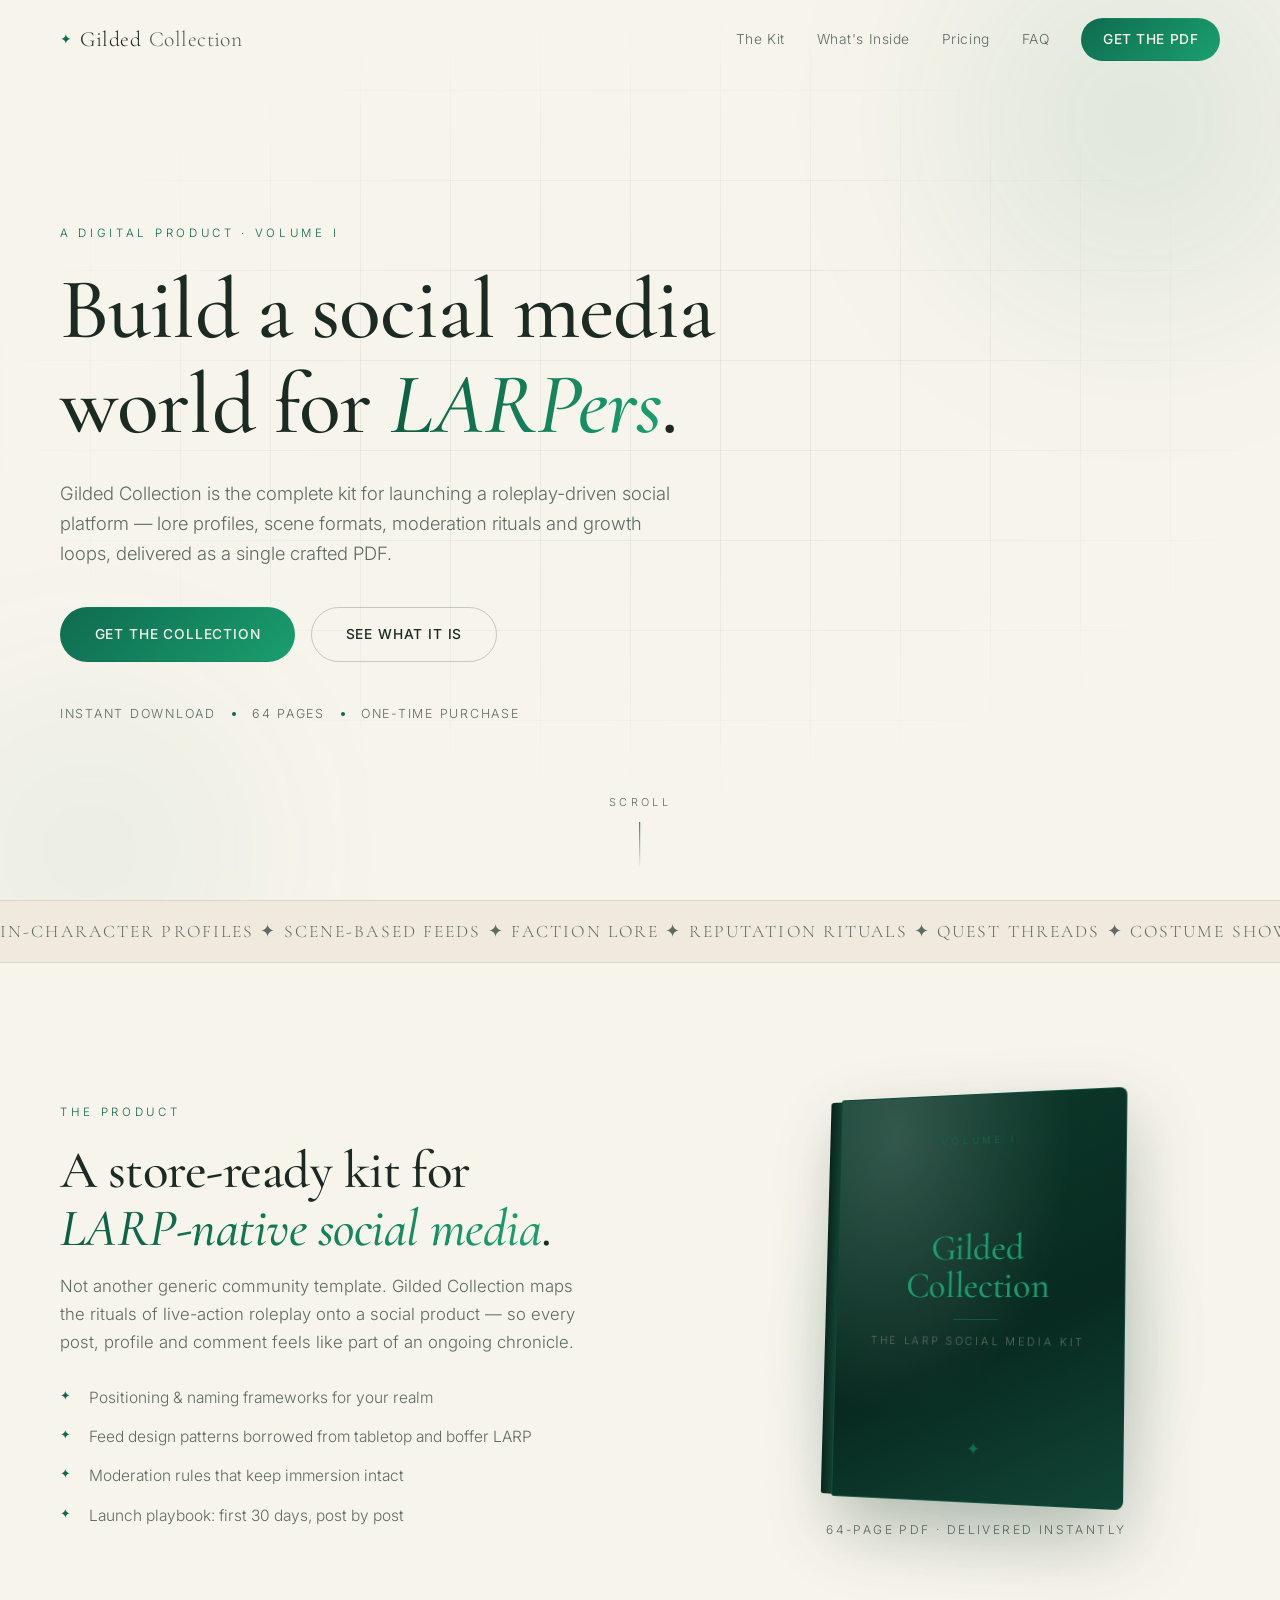
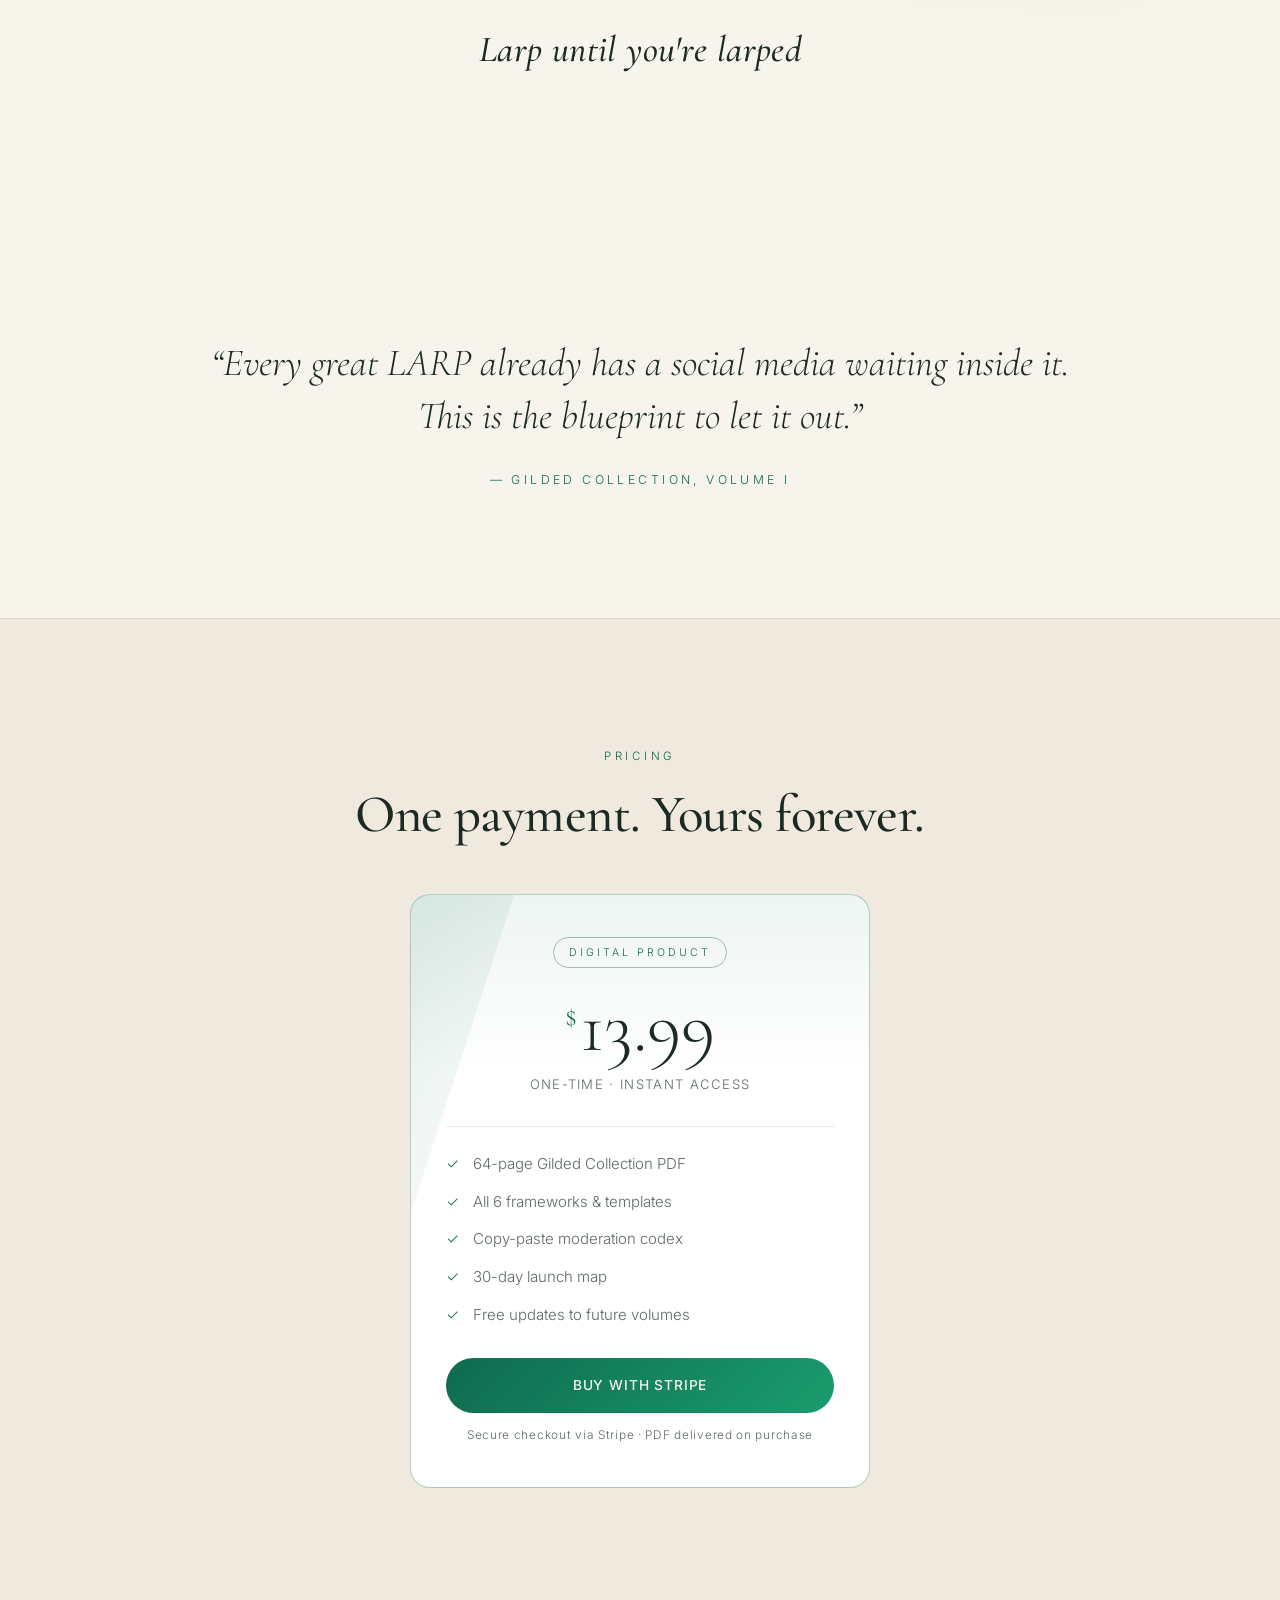
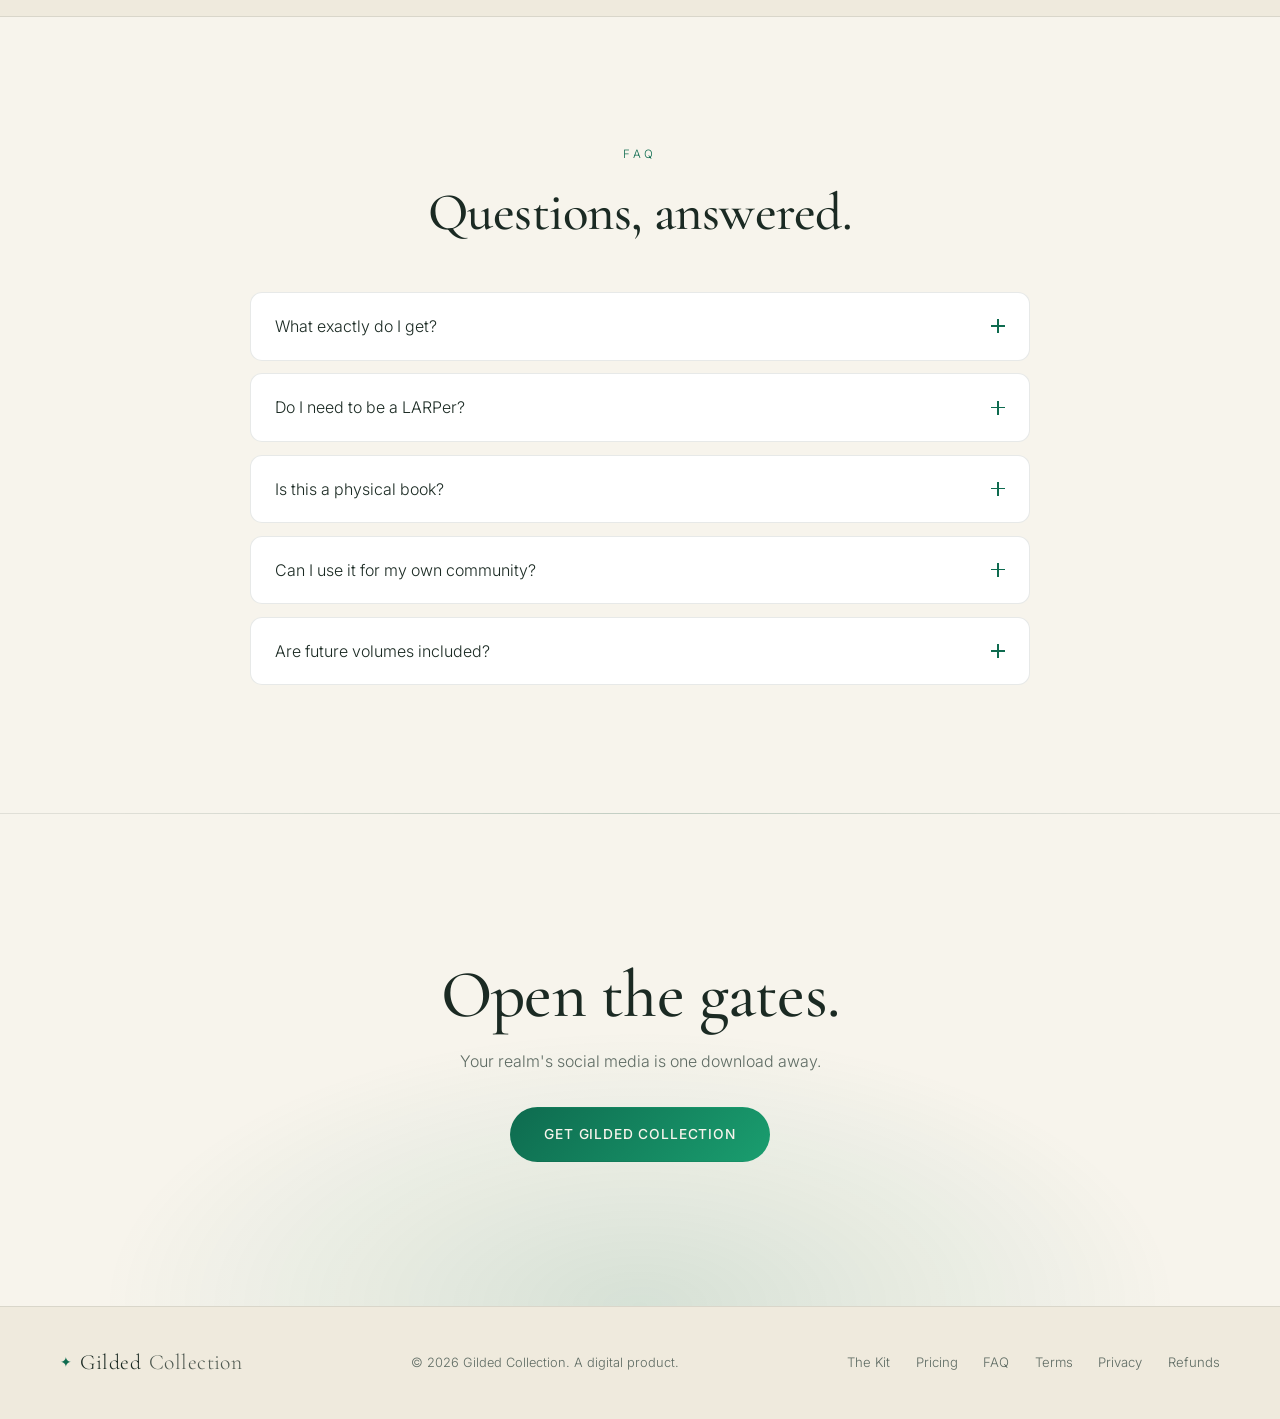
<file: gilded-collection/index.html>
<!DOCTYPE html>
<html lang="en">
<head>
  <meta charset="UTF-8" />
  <meta name="viewport" content="width=device-width, initial-scale=1.0" />
  <title>Gilded Collection — The LARP Social Media Kit</title>
  <meta name="description" content="Gilded Collection is a digital product for creators who want a social media world built around LARPing. Guides, templates and frameworks — instant PDF download." />
  <link rel="preconnect" href="https://fonts.googleapis.com" />
  <link rel="preconnect" href="https://fonts.gstatic.com" crossorigin />
  <link href="https://fonts.googleapis.com/css2?family=Cormorant+Garamond:ital,wght@0,400;0,500;0,600;1,400&family=Inter:wght@300;400;500;600&display=swap" rel="stylesheet" />
  <link rel="stylesheet" href="styles.css" />
</head>
<body>
  <!-- Cursor glow -->
  <div class="cursor-glow" aria-hidden="true"></div>

  <!-- Scroll progress -->
  <div class="scroll-progress" aria-hidden="true"></div>

  <!-- Navigation -->
  <header class="nav" id="nav">
    <div class="container nav__inner">
      <a href="#top" class="nav__logo">
        <span class="nav__mark" aria-hidden="true">✦</span>
        Gilded<span class="thin">Collection</span>
      </a>

      <nav class="nav__links" id="navLinks" aria-label="Primary">
        <a href="#product">The Kit</a>
        <a href="#product">What's Inside</a>
        <a href="#pricing">Pricing</a>
        <a href="#faq">FAQ</a>
        <a href="#pricing" class="btn btn--small btn--accent nav__cta">Get the PDF</a>
      </nav>

      <button class="nav__toggle" id="navToggle" aria-label="Toggle menu" aria-expanded="false">
        <span></span><span></span>
      </button>
    </div>
  </header>

  <main id="top">
    <!-- Hero -->
    <section class="hero">
      <div class="hero__bg" aria-hidden="true">
        <div class="orb orb--1"></div>
        <div class="orb orb--2"></div>
        <div class="grid-lines"></div>
      </div>

      <div class="container hero__content">
        <p class="eyebrow reveal">A digital product · Volume I</p>
        <h1 class="hero__title">
          <span class="line reveal">Build a social media</span>
          <span class="line reveal delay-1">world for <em class="gilded">LARPers</em>.</span>
        </h1>
        <p class="hero__sub reveal delay-2">
          Gilded Collection is the complete kit for launching a roleplay-driven social
          platform — lore profiles, scene formats, moderation rituals and growth loops,
          delivered as a single crafted PDF.
        </p>
        <div class="hero__actions reveal delay-3">
          <a href="#pricing" class="btn btn--accent" data-stripe>Get the Collection</a>
          <a href="#product" class="btn btn--ghost">See what it is</a>
        </div>
        <div class="hero__meta reveal delay-4">
          <span>Instant download</span>
          <span class="dot" aria-hidden="true"></span>
          <span>64 pages</span>
          <span class="dot" aria-hidden="true"></span>
          <span>One-time purchase</span>
        </div>
      </div>

      <div class="hero__scroll" aria-hidden="true">
        <span>scroll</span>
        <i></i>
      </div>
    </section>

    <!-- Marquee -->
    <div class="marquee" aria-hidden="true">
      <div class="marquee__track">
        <span>In-character profiles ✦ Scene-based feeds ✦ Faction lore ✦ Reputation rituals ✦ Quest threads ✦ Costume showcases ✦ World-building prompts ✦</span>
        <span>In-character profiles ✦ Scene-based feeds ✦ Faction lore ✦ Reputation rituals ✦ Quest threads ✦ Costume showcases ✦ World-building prompts ✦</span>
      </div>
    </div>

    <!-- Product -->
    <section class="section" id="product">
      <div class="container split">
        <div class="split__text">
          <p class="eyebrow reveal">The product</p>
          <h2 class="reveal delay-1">A store-ready kit for<br /><em class="gilded">LARP-native social media</em>.</h2>
          <p class="lead reveal delay-2">
            Not another generic community template. Gilded Collection maps the rituals of
            live-action roleplay onto a social product — so every post, profile and
            comment feels like part of an ongoing chronicle.
          </p>
          <ul class="checklist reveal delay-3">
            <li>Positioning &amp; naming frameworks for your realm</li>
            <li>Feed design patterns borrowed from tabletop and boffer LARP</li>
            <li>Moderation rules that keep immersion intact</li>
            <li>Launch playbook: first 30 days, post by post</li>
          </ul>
        </div>

        <div class="split__visual reveal delay-2">
          <div class="book" data-tilt>
            <div class="book__spine"></div>
            <div class="book__cover">
              <span class="book__volume">Volume I</span>
              <h3>Gilded<br />Collection</h3>
              <div class="book__rule"></div>
              <p>The LARP Social Media Kit</p>
              <span class="book__mark">✦</span>
            </div>
            <div class="book__glow"></div>
          </div>
          <p class="book__caption">64-page PDF · delivered instantly</p>
        </div>
      </div>

      <div class="container">
        <p class="closing reveal"><span class="closing__sr">Larp until you're larped</span><span class="closing__letters" aria-hidden="true"><span style="--i:0">L</span><span style="--i:1">a</span><span style="--i:2">r</span><span style="--i:3">p</span> <span style="--i:4">u</span><span style="--i:5">n</span><span style="--i:6">t</span><span style="--i:7">i</span><span style="--i:8">l</span> <span style="--i:9">y</span><span style="--i:10">o</span><span style="--i:11">u</span><span style="--i:12">'</span><span style="--i:13">r</span><span style="--i:14">e</span> <span style="--i:15">l</span><span style="--i:16">a</span><span style="--i:17">r</span><span style="--i:18">p</span><span style="--i:19">e</span><span style="--i:20">d</span></span></p>
      </div>
    </section>

    <!-- Quote -->
    <section class="section quote-section">
      <div class="container">
        <blockquote class="reveal">
          <p>“Every great LARP already has a social media waiting inside it.<br />This is the blueprint to let it out.”</p>
          <cite>— Gilded Collection, Volume I</cite>
        </blockquote>
      </div>
    </section>

    <!-- Pricing -->
    <section class="section section--alt" id="pricing">
      <div class="container">
        <div class="section__head center">
          <p class="eyebrow reveal">Pricing</p>
          <h2 class="reveal delay-1">One payment. Yours forever.</h2>
        </div>

        <div class="price-card reveal delay-1">
          <div class="price-card__top">
            <span class="price-card__tag">Digital product</span>
            <div class="price-card__amount">
              <span class="currency">$</span><span class="value" id="priceValue">13.99</span>
            </div>
            <p class="price-card__note">one-time · instant access</p>
          </div>

          <ul class="price-card__list">
            <li>64-page Gilded Collection PDF</li>
            <li>All 6 frameworks &amp; templates</li>
            <li>Copy-paste moderation codex</li>
            <li>30-day launch map</li>
            <li>Free updates to future volumes</li>
          </ul>

          <a href="#" class="btn btn--accent btn--block" data-stripe>Buy with Stripe</a>
          <p class="price-card__fine">Secure checkout via Stripe · PDF delivered on purchase</p>
        </div>
      </div>
    </section>

    <!-- FAQ -->
    <section class="section" id="faq">
      <div class="container narrow">
        <div class="section__head center">
          <p class="eyebrow reveal">FAQ</p>
          <h2 class="reveal delay-1">Questions, answered.</h2>
        </div>

        <div class="faq reveal delay-1">
          <details class="faq__item">
            <summary>What exactly do I get?<span class="faq__icon" aria-hidden="true"></span></summary>
            <p>A single 64-page PDF containing every framework, template and playbook in the Gilded Collection. Delivered instantly after checkout.</p>
          </details>
          <details class="faq__item">
            <summary>Do I need to be a LARPer?<span class="faq__icon" aria-hidden="true"></span></summary>
            <p>No. It's built for anyone who wants a social media product rooted in LARP culture — organizers, creators and founders alike.</p>
          </details>
          <details class="faq__item">
            <summary>Is this a physical book?<span class="faq__icon" aria-hidden="true"></span></summary>
            <p>No — Gilded Collection is a digital product. Nothing ships; you download the PDF right after purchasing.</p>
          </details>
          <details class="faq__item">
            <summary>Can I use it for my own community?<span class="faq__icon" aria-hidden="true"></span></summary>
            <p>Yes. Your purchase includes a personal and commercial use license for running your own LARP-based social product.</p>
          </details>
          <details class="faq__item">
            <summary>Are future volumes included?<span class="faq__icon" aria-hidden="true"></span></summary>
            <p>Updates to Volume I are free. Future volumes will be offered at a discount to existing holders.</p>
          </details>
        </div>
      </div>
    </section>

    <!-- CTA -->
    <section class="cta">
      <div class="container center">
        <h2 class="reveal">Open the gates.</h2>
        <p class="reveal delay-1">Your realm's social media is one download away.</p>
        <a href="#pricing" class="btn btn--accent reveal delay-2" data-stripe>Get Gilded Collection</a>
      </div>
    </section>
  </main>

  <footer class="footer">
    <div class="container footer__inner">
      <a href="#top" class="nav__logo"><span class="nav__mark">✦</span> Gilded<span class="thin">Collection</span></a>
      <p class="footer__copy">© <span id="year"></span> Gilded Collection. A digital product.</p>
      <div class="footer__links">
        <a href="#product">The Kit</a>
        <a href="#pricing">Pricing</a>
        <a href="#faq">FAQ</a>
        <a href="terms.html">Terms</a>
        <a href="privacy-policy.html">Privacy</a>
        <a href="refund-policy.html">Refunds</a>
      </div>
    </div>
  </footer>

  <!-- Toast -->
  <div class="toast" id="toast" role="status" aria-live="polite"></div>

  <script src="script.js"></script>
</body>
</html>
</file>
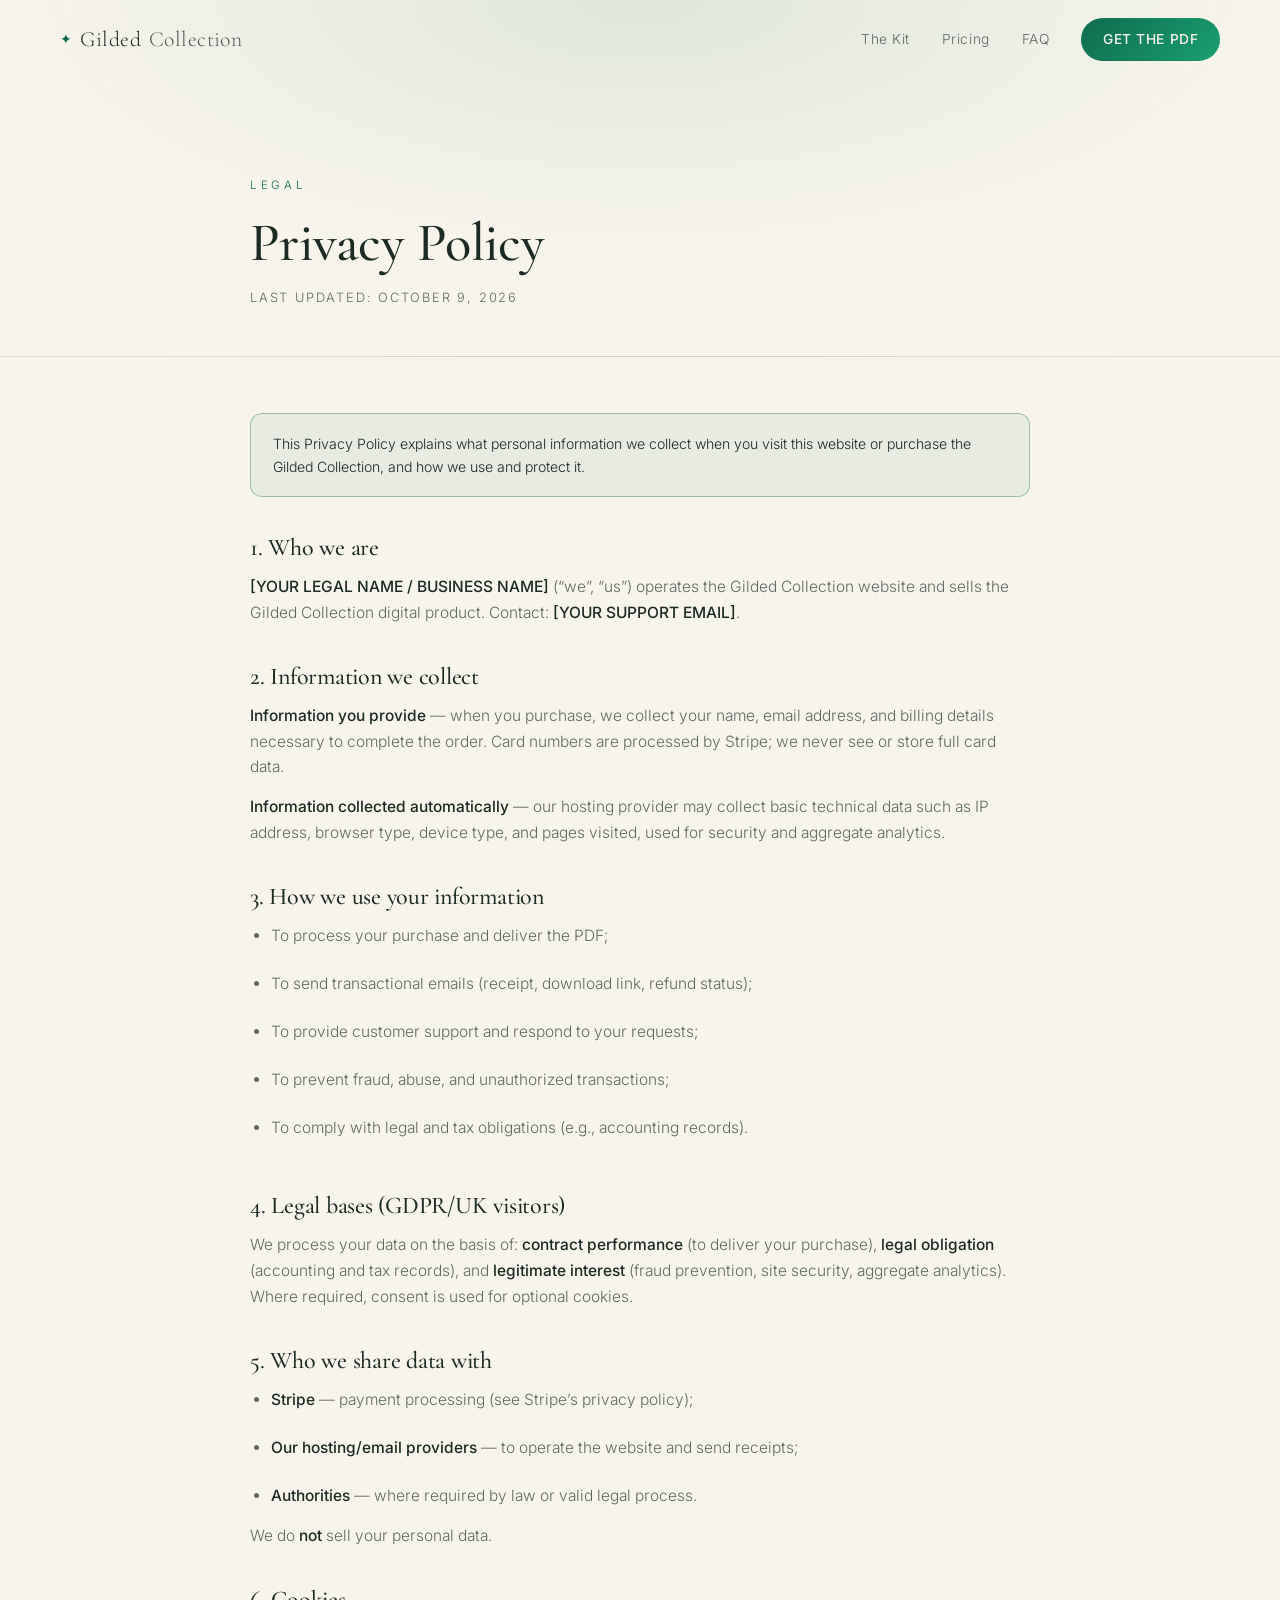
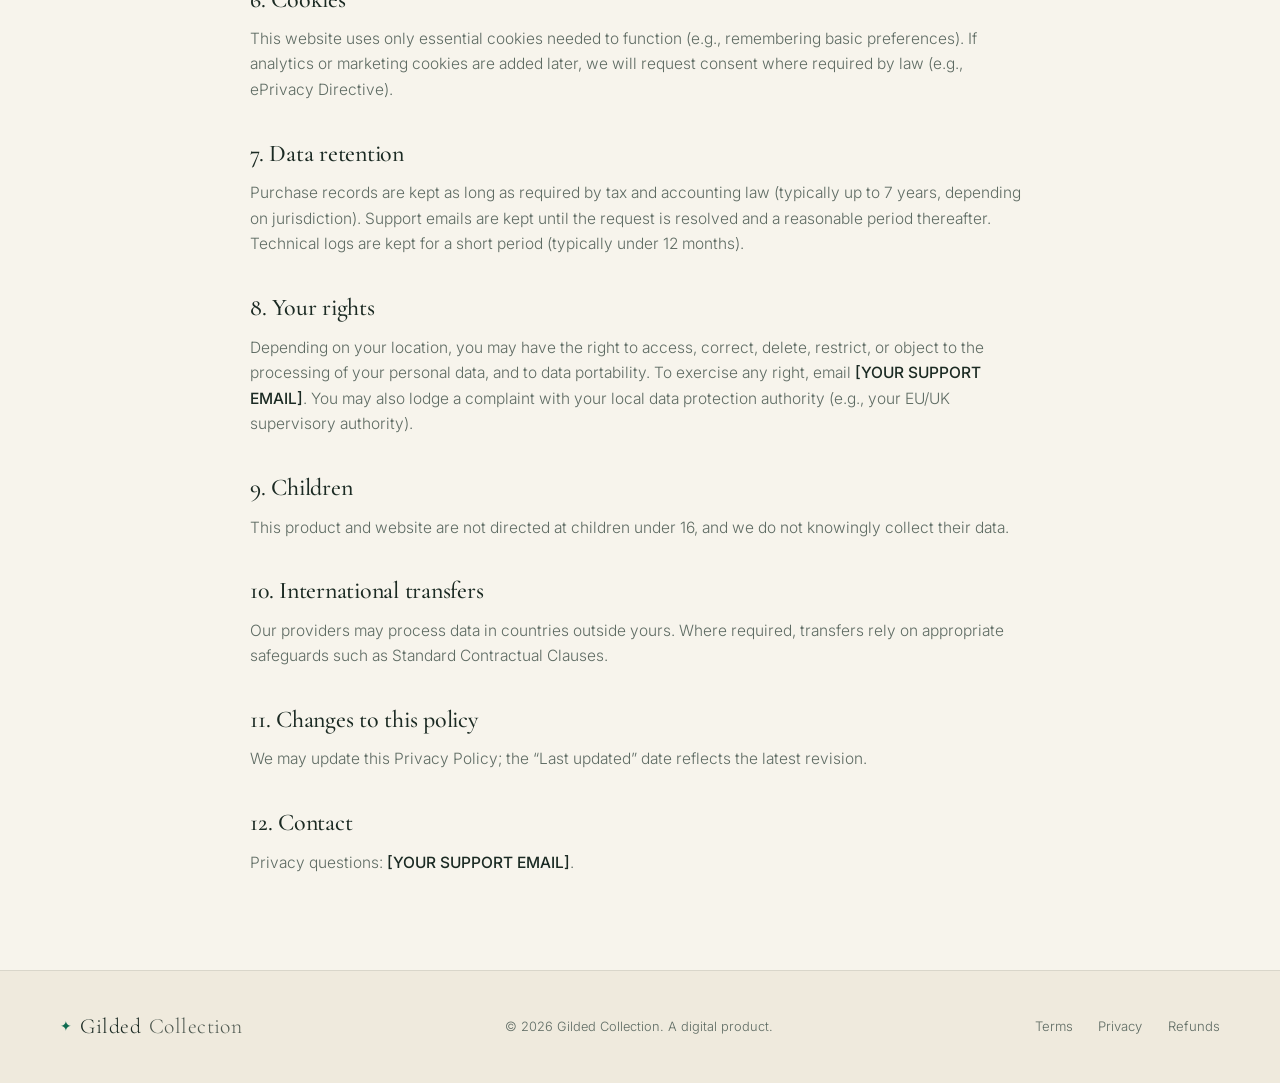
<file: gilded-collection/privacy-policy.html>
<!DOCTYPE html>
<html lang="en">
<head>
  <meta charset="UTF-8" />
  <meta name="viewport" content="width=device-width, initial-scale=1.0" />
  <title>Privacy Policy — Gilded Collection</title>
  <meta name="description" content="Privacy policy for the Gilded Collection digital product." />
  <link rel="preconnect" href="https://fonts.googleapis.com" />
  <link rel="preconnect" href="https://fonts.gstatic.com" crossorigin />
  <link href="https://fonts.googleapis.com/css2?family=Cormorant+Garamond:ital,wght@0,400;0,500;0,600;1,400&family=Inter:wght@300;400;500;600&display=swap" rel="stylesheet" />
  <link rel="stylesheet" href="styles.css" />
</head>
<body>
  <div class="scroll-progress" aria-hidden="true"></div>

  <header class="nav scrolled" id="nav">
    <div class="container nav__inner">
      <a href="index.html" class="nav__logo"><span class="nav__mark" aria-hidden="true">✦</span> Gilded<span class="thin">Collection</span></a>
      <nav class="nav__links" aria-label="Primary">
        <a href="index.html#product">The Kit</a>
        <a href="index.html#pricing">Pricing</a>
        <a href="index.html#faq">FAQ</a>
        <a href="index.html#pricing" class="btn btn--small btn--accent nav__cta">Get the PDF</a>
      </nav>
    </div>
  </header>

  <main>
    <section class="legal-hero">
      <div class="container narrow">
        <p class="eyebrow">Legal</p>
        <h1>Privacy Policy</h1>
        <p class="updated">Last updated: October 9, 2026</p>
      </div>
    </section>

    <section class="legal">
      <div class="container narrow">
        <div class="notice">
          This Privacy Policy explains what personal information we collect when you visit this website or purchase the Gilded Collection, and how we use and protect it.
        </div>

        <h2>1. Who we are</h2>
        <p><strong>[YOUR LEGAL NAME / BUSINESS NAME]</strong> (“we”, “us”) operates the Gilded Collection website and sells the Gilded Collection digital product. Contact: <strong>[YOUR SUPPORT EMAIL]</strong>.</p>

        <h2>2. Information we collect</h2>
        <p><strong>Information you provide</strong> — when you purchase, we collect your name, email address, and billing details necessary to complete the order. Card numbers are processed by Stripe; we never see or store full card data.</p>
        <p><strong>Information collected automatically</strong> — our hosting provider may collect basic technical data such as IP address, browser type, device type, and pages visited, used for security and aggregate analytics.</p>

        <h2>3. How we use your information</h2>
        <ul>
          <li>To process your purchase and deliver the PDF;</li>
          <li>To send transactional emails (receipt, download link, refund status);</li>
          <li>To provide customer support and respond to your requests;</li>
          <li>To prevent fraud, abuse, and unauthorized transactions;</li>
          <li>To comply with legal and tax obligations (e.g., accounting records).</li>
        </ul>

        <h2>4. Legal bases (GDPR/UK visitors)</h2>
        <p>We process your data on the basis of: <strong>contract performance</strong> (to deliver your purchase), <strong>legal obligation</strong> (accounting and tax records), and <strong>legitimate interest</strong> (fraud prevention, site security, aggregate analytics). Where required, consent is used for optional cookies.</p>

        <h2>5. Who we share data with</h2>
        <ul>
          <li><strong>Stripe</strong> — payment processing (see Stripe’s privacy policy);</li>
          <li><strong>Our hosting/email providers</strong> — to operate the website and send receipts;</li>
          <li><strong>Authorities</strong> — where required by law or valid legal process.</li>
        </ul>
        <p>We do <strong>not</strong> sell your personal data.</p>

        <h2>6. Cookies</h2>
        <p>This website uses only essential cookies needed to function (e.g., remembering basic preferences). If analytics or marketing cookies are added later, we will request consent where required by law (e.g., ePrivacy Directive).</p>

        <h2>7. Data retention</h2>
        <p>Purchase records are kept as long as required by tax and accounting law (typically up to 7 years, depending on jurisdiction). Support emails are kept until the request is resolved and a reasonable period thereafter. Technical logs are kept for a short period (typically under 12 months).</p>

        <h2>8. Your rights</h2>
        <p>Depending on your location, you may have the right to access, correct, delete, restrict, or object to the processing of your personal data, and to data portability. To exercise any right, email <strong>[YOUR SUPPORT EMAIL]</strong>. You may also lodge a complaint with your local data protection authority (e.g., your EU/UK supervisory authority).</p>

        <h2>9. Children</h2>
        <p>This product and website are not directed at children under 16, and we do not knowingly collect their data.</p>

        <h2>10. International transfers</h2>
        <p>Our providers may process data in countries outside yours. Where required, transfers rely on appropriate safeguards such as Standard Contractual Clauses.</p>

        <h2>11. Changes to this policy</h2>
        <p>We may update this Privacy Policy; the “Last updated” date reflects the latest revision.</p>

        <h2>12. Contact</h2>
        <p>Privacy questions: <strong>[YOUR SUPPORT EMAIL]</strong>.</p>
      </div>
    </section>
  </main>

  <footer class="footer">
    <div class="container footer__inner">
      <a href="index.html" class="nav__logo"><span class="nav__mark">✦</span> Gilded<span class="thin">Collection</span></a>
      <p class="footer__copy">© <span id="year"></span> Gilded Collection. A digital product.</p>
      <div class="footer__links">
        <a href="terms.html">Terms</a>
        <a href="privacy-policy.html">Privacy</a>
        <a href="refund-policy.html">Refunds</a>
      </div>
    </div>
  </footer>

  <script src="script.js"></script>
</body>
</html>
</file>
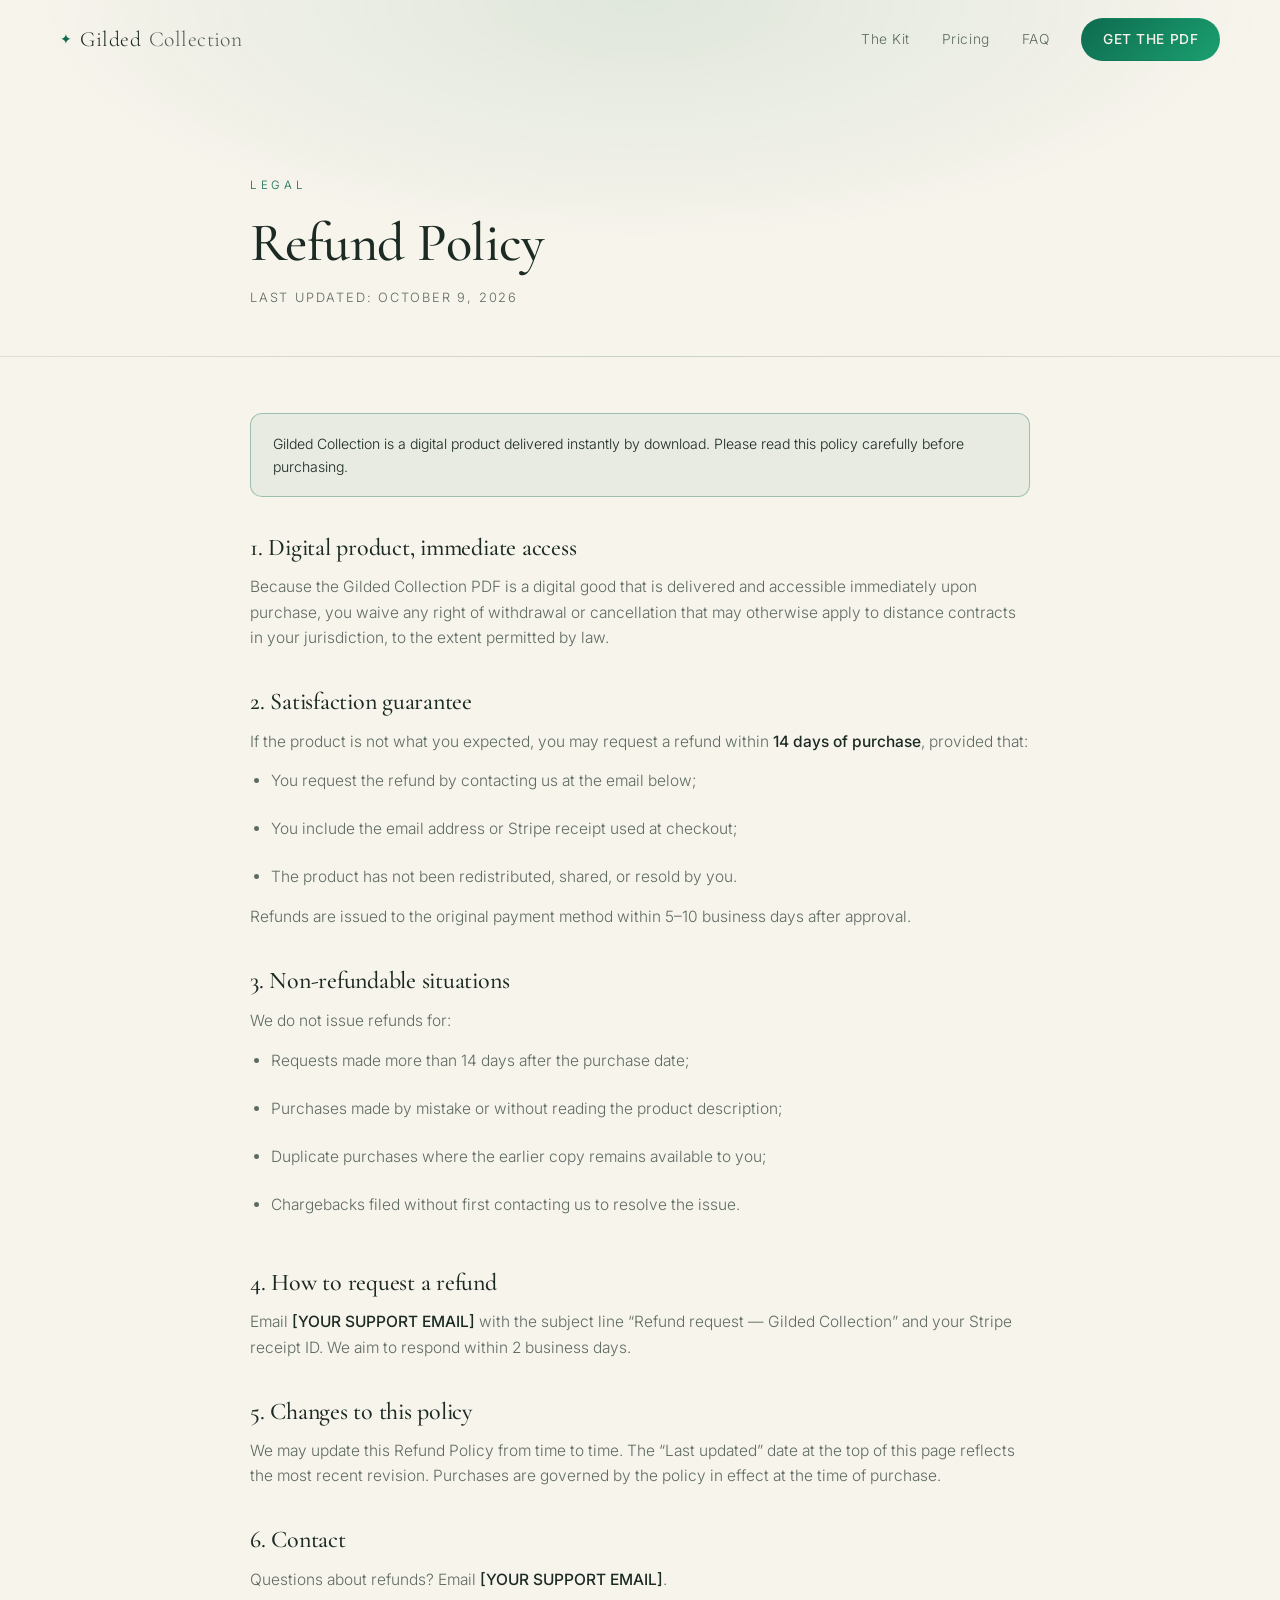
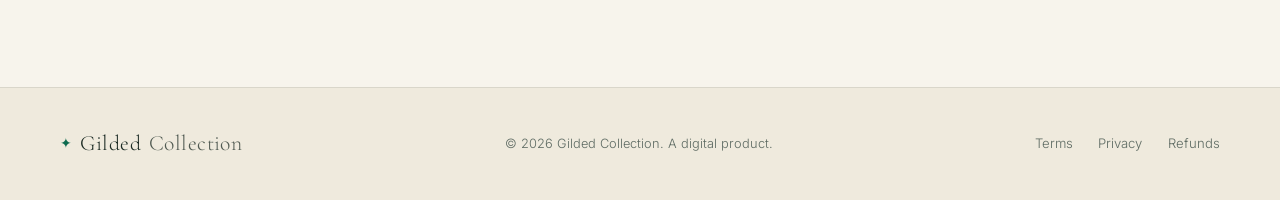
<file: gilded-collection/refund-policy.html>
<!DOCTYPE html>
<html lang="en">
<head>
  <meta charset="UTF-8" />
  <meta name="viewport" content="width=device-width, initial-scale=1.0" />
  <title>Refund Policy — Gilded Collection</title>
  <meta name="description" content="Refund policy for the Gilded Collection digital product." />
  <link rel="preconnect" href="https://fonts.googleapis.com" />
  <link rel="preconnect" href="https://fonts.gstatic.com" crossorigin />
  <link href="https://fonts.googleapis.com/css2?family=Cormorant+Garamond:ital,wght@0,400;0,500;0,600;1,400&family=Inter:wght@300;400;500;600&display=swap" rel="stylesheet" />
  <link rel="stylesheet" href="styles.css" />
</head>
<body>
  <div class="scroll-progress" aria-hidden="true"></div>

  <header class="nav scrolled" id="nav">
    <div class="container nav__inner">
      <a href="index.html" class="nav__logo"><span class="nav__mark" aria-hidden="true">✦</span> Gilded<span class="thin">Collection</span></a>
      <nav class="nav__links" aria-label="Primary">
        <a href="index.html#product">The Kit</a>
        <a href="index.html#pricing">Pricing</a>
        <a href="index.html#faq">FAQ</a>
        <a href="index.html#pricing" class="btn btn--small btn--accent nav__cta">Get the PDF</a>
      </nav>
    </div>
  </header>

  <main>
    <section class="legal-hero">
      <div class="container narrow">
        <p class="eyebrow">Legal</p>
        <h1>Refund Policy</h1>
        <p class="updated">Last updated: October 9, 2026</p>
      </div>
    </section>

    <section class="legal">
      <div class="container narrow">
        <div class="notice">
          Gilded Collection is a digital product delivered instantly by download. Please read this policy carefully before purchasing.
        </div>

        <h2>1. Digital product, immediate access</h2>
        <p>Because the Gilded Collection PDF is a digital good that is delivered and accessible immediately upon purchase, you waive any right of withdrawal or cancellation that may otherwise apply to distance contracts in your jurisdiction, to the extent permitted by law.</p>

        <h2>2. Satisfaction guarantee</h2>
        <p>If the product is not what you expected, you may request a refund within <strong>14 days of purchase</strong>, provided that:</p>
        <ul>
          <li>You request the refund by contacting us at the email below;</li>
          <li>You include the email address or Stripe receipt used at checkout;</li>
          <li>The product has not been redistributed, shared, or resold by you.</li>
        </ul>
        <p>Refunds are issued to the original payment method within 5–10 business days after approval.</p>

        <h2>3. Non-refundable situations</h2>
        <p>We do not issue refunds for:</p>
        <ul>
          <li>Requests made more than 14 days after the purchase date;</li>
          <li>Purchases made by mistake or without reading the product description;</li>
          <li>Duplicate purchases where the earlier copy remains available to you;</li>
          <li>Chargebacks filed without first contacting us to resolve the issue.</li>
        </ul>

        <h2>4. How to request a refund</h2>
        <p>Email <strong>[YOUR SUPPORT EMAIL]</strong> with the subject line “Refund request — Gilded Collection” and your Stripe receipt ID. We aim to respond within 2 business days.</p>

        <h2>5. Changes to this policy</h2>
        <p>We may update this Refund Policy from time to time. The “Last updated” date at the top of this page reflects the most recent revision. Purchases are governed by the policy in effect at the time of purchase.</p>

        <h2>6. Contact</h2>
        <p>Questions about refunds? Email <strong>[YOUR SUPPORT EMAIL]</strong>.</p>
      </div>
    </section>
  </main>

  <footer class="footer">
    <div class="container footer__inner">
      <a href="index.html" class="nav__logo"><span class="nav__mark">✦</span> Gilded<span class="thin">Collection</span></a>
      <p class="footer__copy">© <span id="year"></span> Gilded Collection. A digital product.</p>
      <div class="footer__links">
        <a href="terms.html">Terms</a>
        <a href="privacy-policy.html">Privacy</a>
        <a href="refund-policy.html">Refunds</a>
      </div>
    </div>
  </footer>

  <script src="script.js"></script>
</body>
</html>
</file>
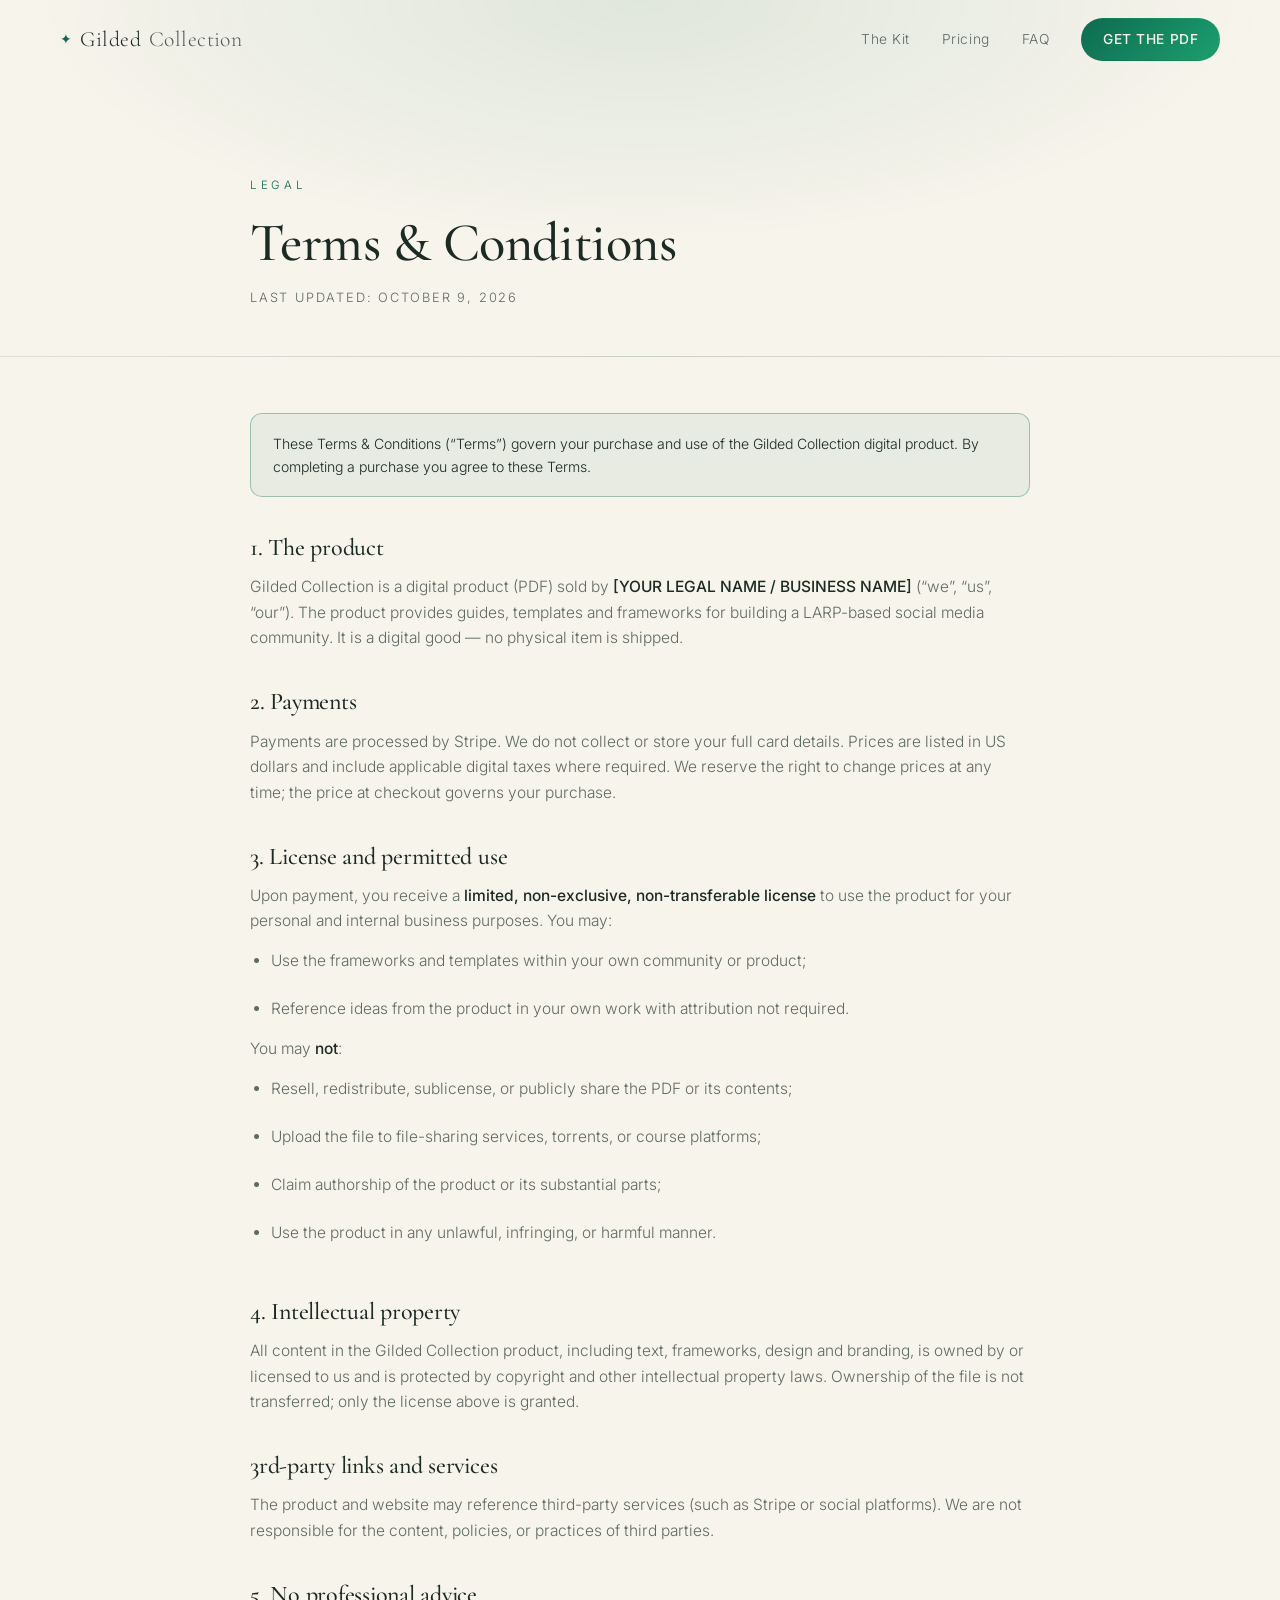
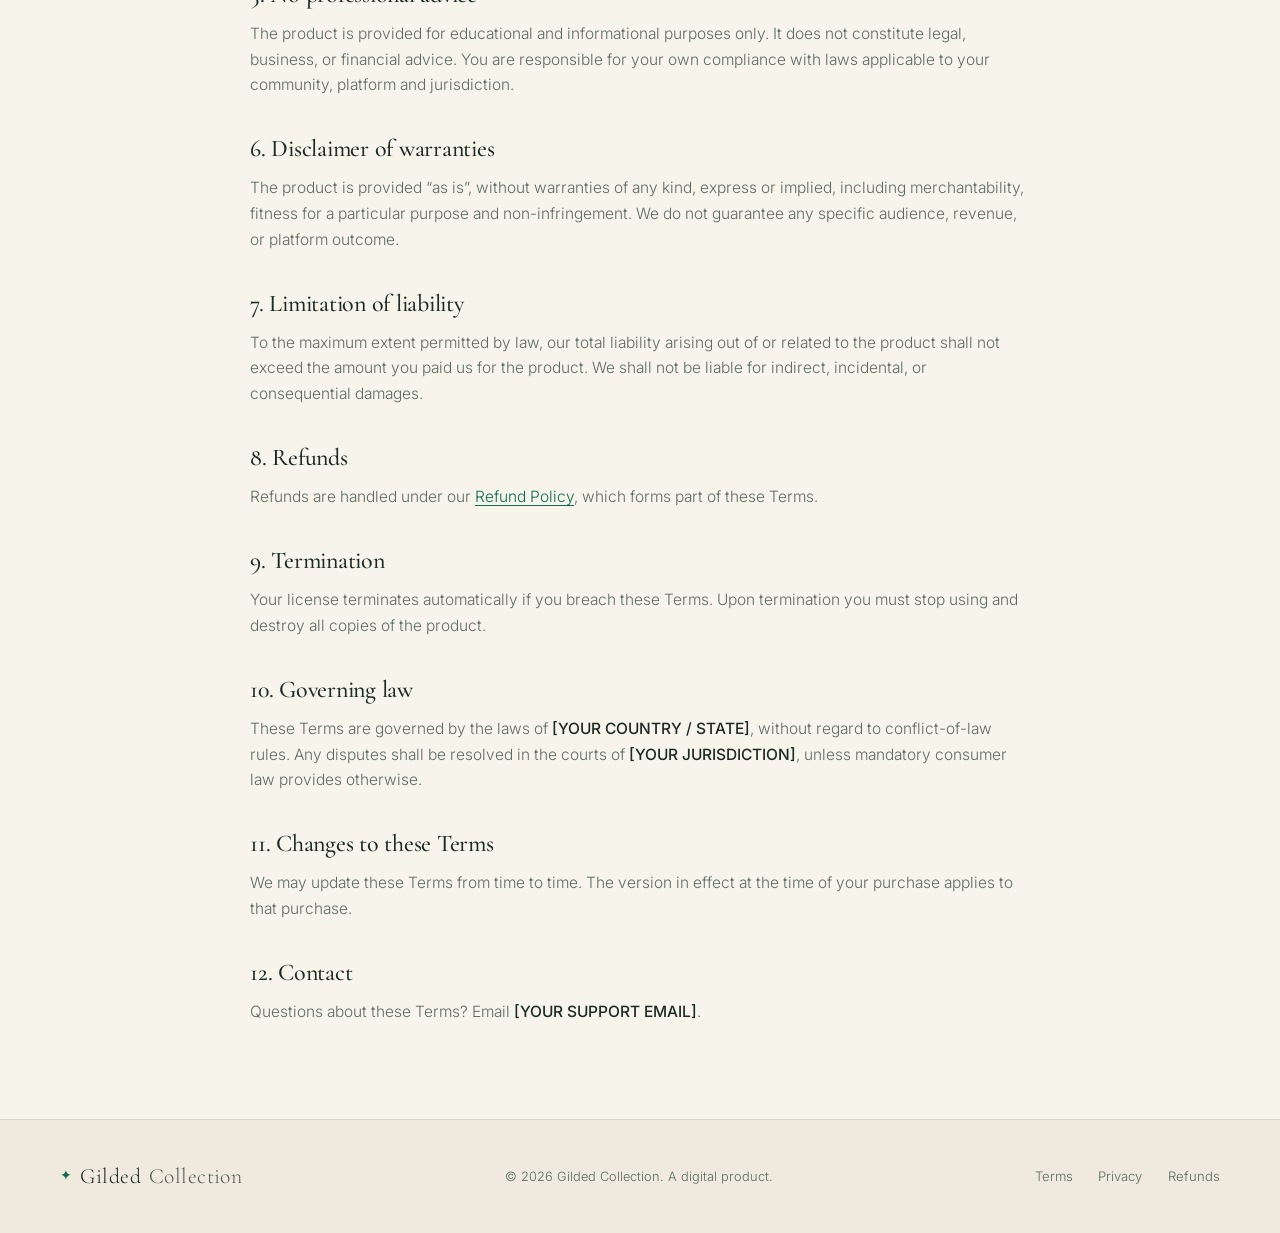
<file: gilded-collection/terms.html>
<!DOCTYPE html>
<html lang="en">
<head>
  <meta charset="UTF-8" />
  <meta name="viewport" content="width=device-width, initial-scale=1.0" />
  <title>Terms &amp; Conditions — Gilded Collection</title>
  <meta name="description" content="Terms and conditions for the Gilded Collection digital product." />
  <link rel="preconnect" href="https://fonts.googleapis.com" />
  <link rel="preconnect" href="https://fonts.gstatic.com" crossorigin />
  <link href="https://fonts.googleapis.com/css2?family=Cormorant+Garamond:ital,wght@0,400;0,500;0,600;1,400&family=Inter:wght@300;400;500;600&display=swap" rel="stylesheet" />
  <link rel="stylesheet" href="styles.css" />
</head>
<body>
  <div class="scroll-progress" aria-hidden="true"></div>

  <header class="nav scrolled" id="nav">
    <div class="container nav__inner">
      <a href="index.html" class="nav__logo"><span class="nav__mark" aria-hidden="true">✦</span> Gilded<span class="thin">Collection</span></a>
      <nav class="nav__links" aria-label="Primary">
        <a href="index.html#product">The Kit</a>
        <a href="index.html#pricing">Pricing</a>
        <a href="index.html#faq">FAQ</a>
        <a href="index.html#pricing" class="btn btn--small btn--accent nav__cta">Get the PDF</a>
      </nav>
    </div>
  </header>

  <main>
    <section class="legal-hero">
      <div class="container narrow">
        <p class="eyebrow">Legal</p>
        <h1>Terms &amp; Conditions</h1>
        <p class="updated">Last updated: October 9, 2026</p>
      </div>
    </section>

    <section class="legal">
      <div class="container narrow">
        <div class="notice">
          These Terms &amp; Conditions (“Terms”) govern your purchase and use of the Gilded Collection digital product. By completing a purchase you agree to these Terms.
        </div>

        <h2>1. The product</h2>
        <p>Gilded Collection is a digital product (PDF) sold by <strong>[YOUR LEGAL NAME / BUSINESS NAME]</strong> (“we”, “us”, “our”). The product provides guides, templates and frameworks for building a LARP-based social media community. It is a digital good — no physical item is shipped.</p>

        <h2>2. Payments</h2>
        <p>Payments are processed by Stripe. We do not collect or store your full card details. Prices are listed in US dollars and include applicable digital taxes where required. We reserve the right to change prices at any time; the price at checkout governs your purchase.</p>

        <h2>3. License and permitted use</h2>
        <p>Upon payment, you receive a <strong>limited, non-exclusive, non-transferable license</strong> to use the product for your personal and internal business purposes. You may:</p>
        <ul>
          <li>Use the frameworks and templates within your own community or product;</li>
          <li>Reference ideas from the product in your own work with attribution not required.</li>
        </ul>
        <p>You may <strong>not</strong>:</p>
        <ul>
          <li>Resell, redistribute, sublicense, or publicly share the PDF or its contents;</li>
          <li>Upload the file to file-sharing services, torrents, or course platforms;</li>
          <li>Claim authorship of the product or its substantial parts;</li>
          <li>Use the product in any unlawful, infringing, or harmful manner.</li>
        </ul>

        <h2>4. Intellectual property</h2>
        <p>All content in the Gilded Collection product, including text, frameworks, design and branding, is owned by or licensed to us and is protected by copyright and other intellectual property laws. Ownership of the file is not transferred; only the license above is granted.</p>

        <h2>3rd-party links and services</h2>
        <p>The product and website may reference third-party services (such as Stripe or social platforms). We are not responsible for the content, policies, or practices of third parties.</p>

        <h2>5. No professional advice</h2>
        <p>The product is provided for educational and informational purposes only. It does not constitute legal, business, or financial advice. You are responsible for your own compliance with laws applicable to your community, platform and jurisdiction.</p>

        <h2>6. Disclaimer of warranties</h2>
        <p>The product is provided “as is”, without warranties of any kind, express or implied, including merchantability, fitness for a particular purpose and non-infringement. We do not guarantee any specific audience, revenue, or platform outcome.</p>

        <h2>7. Limitation of liability</h2>
        <p>To the maximum extent permitted by law, our total liability arising out of or related to the product shall not exceed the amount you paid us for the product. We shall not be liable for indirect, incidental, or consequential damages.</p>

        <h2>8. Refunds</h2>
        <p>Refunds are handled under our <a href="refund-policy.html">Refund Policy</a>, which forms part of these Terms.</p>

        <h2>9. Termination</h2>
        <p>Your license terminates automatically if you breach these Terms. Upon termination you must stop using and destroy all copies of the product.</p>

        <h2>10. Governing law</h2>
        <p>These Terms are governed by the laws of <strong>[YOUR COUNTRY / STATE]</strong>, without regard to conflict-of-law rules. Any disputes shall be resolved in the courts of <strong>[YOUR JURISDICTION]</strong>, unless mandatory consumer law provides otherwise.</p>

        <h2>11. Changes to these Terms</h2>
        <p>We may update these Terms from time to time. The version in effect at the time of your purchase applies to that purchase.</p>

        <h2>12. Contact</h2>
        <p>Questions about these Terms? Email <strong>[YOUR SUPPORT EMAIL]</strong>.</p>
      </div>
    </section>
  </main>

  <footer class="footer">
    <div class="container footer__inner">
      <a href="index.html" class="nav__logo"><span class="nav__mark">✦</span> Gilded<span class="thin">Collection</span></a>
      <p class="footer__copy">© <span id="year"></span> Gilded Collection. A digital product.</p>
      <div class="footer__links">
        <a href="terms.html">Terms</a>
        <a href="privacy-policy.html">Privacy</a>
        <a href="refund-policy.html">Refunds</a>
      </div>
    </div>
  </footer>

  <script src="script.js"></script>
</body>
</html>
</file>
<file: gilded-collection/styles.css>
/* ============================================
   GILDED COLLECTION — modern minimal storefront
   ============================================ */

:root {
  --bg: #f7f4ec;
  --bg-alt: #efeadd;
  --surface: #ffffff;
  --line: rgba(20, 45, 35, 0.10);
  --text: #1b2a23;
  --muted: #5e6b63;
  --accent: #0e6b4f;
  --accent-bright: #1a9e6f;
  --accent-dim: rgba(14, 107, 79, 0.14);
  --serif: "Cormorant Garamond", Georgia, serif;
  --sans: "Inter", system-ui, sans-serif;
  --ease: cubic-bezier(0.22, 1, 0.36, 1);
}

* { margin: 0; padding: 0; box-sizing: border-box; }

html { scroll-behavior: smooth; }

body {
  background: var(--bg);
  color: var(--text);
  font-family: var(--sans);
  font-weight: 300;
  line-height: 1.65;
  -webkit-font-smoothing: antialiased;
  overflow-x: hidden;
}

img { max-width: 100%; display: block; }
a { color: inherit; text-decoration: none; }
em { font-style: italic; }

.container {
  width: min(1160px, 92%);
  margin-inline: auto;
}

.container.narrow { width: min(780px, 92%); }

.center { text-align: center; }

.thin { font-weight: 300; opacity: 0.75; }

/* ---------- Typography ---------- */

h1, h2, h3 { font-family: var(--serif); font-weight: 500; line-height: 1.1; letter-spacing: -0.01em; }

h2 { font-size: clamp(2rem, 4.4vw, 3.3rem); margin-bottom: 1rem; }

.eyebrow {
  font-size: 0.72rem;
  letter-spacing: 0.32em;
  text-transform: uppercase;
  color: var(--accent);
  margin-bottom: 1.2rem;
}

.lead {
  color: var(--muted);
  font-size: 1.05rem;
  max-width: 52ch;
}

.gilded {
  background: linear-gradient(100deg, #0a5c40 0%, var(--accent-bright) 45%, #0a5c40 80%);
  background-size: 220% 100%;
  -webkit-background-clip: text;
  background-clip: text;
  color: transparent;
  animation: shimmer 5s linear infinite;
}

@keyframes shimmer {
  0% { background-position: 220% 0; }
  100% { background-position: -20% 0; }
}

/* ---------- Cursor glow ---------- */

.cursor-glow {
  position: fixed;
  top: 0; left: 0;
  width: 420px; height: 420px;
  border-radius: 50%;
  background: radial-gradient(circle, rgba(13, 110, 78, 0.10) 0%, transparent 65%);
  pointer-events: none;
  transform: translate(-50%, -50%);
  z-index: 1;
  opacity: 0;
  transition: opacity 0.6s ease;
  mix-blend-mode: normal;
}

body:hover .cursor-glow { opacity: 1; }

@media (hover: none) { .cursor-glow { display: none; } }

/* ---------- Scroll progress ---------- */

.scroll-progress {
  position: fixed;
  top: 0; left: 0;
  height: 2px;
  width: 0%;
  background: linear-gradient(90deg, var(--accent), var(--accent-bright));
  z-index: 100;
}

/* ---------- Navigation ---------- */

.nav {
  position: fixed;
  inset: 0 0 auto 0;
  z-index: 50;
  padding: 1.1rem 0;
  transition: background 0.4s var(--ease), padding 0.4s var(--ease), border-color 0.4s;
  border-bottom: 1px solid transparent;
}

.nav.scrolled {
  background: rgba(247, 244, 236, 0.85);
  backdrop-filter: blur(14px);
  -webkit-backdrop-filter: blur(14px);
  border-bottom-color: var(--line);
  padding: 0.7rem 0;
}

.nav__inner { display: flex; align-items: center; justify-content: space-between; }

.nav__logo {
  font-family: var(--serif);
  font-size: 1.35rem;
  letter-spacing: 0.02em;
  display: flex;
  align-items: center;
  gap: 0.5rem;
}

.nav__mark { color: var(--accent); font-size: 0.9rem; }

.nav__links { display: flex; align-items: center; gap: 2rem; }

.nav__links a {
  font-size: 0.86rem;
  letter-spacing: 0.04em;
  color: var(--muted);
  transition: color 0.3s;
  position: relative;
}

.nav__links a:not(.btn)::after {
  content: "";
  position: absolute;
  left: 0; bottom: -5px;
  width: 0; height: 1px;
  background: var(--accent);
  transition: width 0.35s var(--ease);
}

.nav__links a:not(.btn):hover { color: var(--text); }
.nav__links a:not(.btn):hover::after { width: 100%; }
.nav__links a.nav__cta { color: var(--bg); }

.nav__toggle {
  display: none;
  flex-direction: column;
  gap: 6px;
  background: none;
  border: 0;
  cursor: pointer;
  padding: 6px;
}

.nav__toggle span {
  width: 26px; height: 1.5px;
  background: var(--text);
  transition: transform 0.35s var(--ease), opacity 0.3s;
}

.nav__toggle.open span:nth-child(1) { transform: translateY(4px) rotate(45deg); }
.nav__toggle.open span:nth-child(2) { transform: translateY(-3.5px) rotate(-45deg); }

/* ---------- Buttons ---------- */

.btn {
  display: inline-flex;
  align-items: center;
  justify-content: center;
  gap: 0.5rem;
  padding: 0.95rem 2.1rem;
  border-radius: 999px;
  font-size: 0.86rem;
  font-weight: 500;
  letter-spacing: 0.06em;
  text-transform: uppercase;
  border: 1px solid transparent;
  cursor: pointer;
  transition: transform 0.3s var(--ease), box-shadow 0.3s, background 0.3s, color 0.3s, border-color 0.3s;
  position: relative;
  overflow: hidden;
}

.btn--small { padding: 0.6rem 1.3rem; font-size: 0.76rem; }
.btn--block { display: flex; width: 100%; }

.btn--accent {
  background: linear-gradient(135deg, var(--accent) 0%, var(--accent-bright) 55%, var(--accent) 100%);
  background-size: 200% 100%;
  color: #f7f4ec;
}

.btn--accent:hover {
  transform: translateY(-2px);
  box-shadow: 0 12px 34px rgba(13, 110, 78, 0.28);
  background-position: 100% 0;
}

.btn--ghost {
  border-color: rgba(20, 45, 35, 0.22);
  color: var(--text);
}

.btn--ghost:hover {
  border-color: var(--accent);
  color: var(--accent);
  transform: translateY(-2px);
}

.btn::before {
  content: "";
  position: absolute;
  top: 0; left: -80%;
  width: 55%; height: 100%;
  background: linear-gradient(100deg, transparent, rgba(255, 255, 255, 0.45), transparent);
  transform: skewX(-20deg);
  transition: left 0.6s var(--ease);
}

.btn:hover::before { left: 130%; }

/* ---------- Hero ---------- */

.hero {
  min-height: 100svh;
  display: flex;
  align-items: center;
  position: relative;
  overflow: hidden;
  padding: 8rem 0 5rem;
}

.hero__bg { position: absolute; inset: 0; pointer-events: none; }

.orb {
  position: absolute;
  border-radius: 50%;
  filter: blur(90px);
  opacity: 0.5;
}

.orb--1 {
  width: 520px; height: 520px;
  background: radial-gradient(circle, rgba(13, 110, 78, 0.30), transparent 70%);
  top: -140px; right: -120px;
  animation: float1 14s ease-in-out infinite alternate;
}

.orb--2 {
  width: 420px; height: 420px;
  background: radial-gradient(circle, rgba(60, 140, 110, 0.22), transparent 70%);
  bottom: -160px; left: -120px;
  animation: float2 18s ease-in-out infinite alternate;
}

@keyframes float1 { to { transform: translate(-60px, 60px) scale(1.1); } }
@keyframes float2 { to { transform: translate(50px, -50px) scale(1.08); } }

.grid-lines {
  position: absolute;
  inset: 0;
  background-image:
    linear-gradient(var(--line) 1px, transparent 1px),
    linear-gradient(90deg, var(--line) 1px, transparent 1px);
  background-size: 90px 90px;
  mask-image: radial-gradient(ellipse 70% 60% at 50% 45%, #000 30%, transparent 75%);
  -webkit-mask-image: radial-gradient(ellipse 70% 60% at 50% 45%, #000 30%, transparent 75%);
  opacity: 0.6;
}

.hero__content { position: relative; z-index: 2; }

.hero__title {
  font-size: clamp(2.7rem, 7vw, 5.4rem);
  font-weight: 500;
  margin-bottom: 1.6rem;
}

.hero__title .line { display: block; }

.hero__sub {
  color: var(--muted);
  font-size: clamp(1rem, 1.6vw, 1.15rem);
  max-width: 56ch;
  margin-bottom: 2.4rem;
}

.hero__actions { display: flex; flex-wrap: wrap; gap: 1rem; margin-bottom: 2.6rem; }

.hero__meta {
  display: flex;
  align-items: center;
  gap: 1rem;
  font-size: 0.78rem;
  letter-spacing: 0.14em;
  text-transform: uppercase;
  color: var(--muted);
  flex-wrap: wrap;
}

.hero__meta .dot { width: 4px; height: 4px; border-radius: 50%; background: var(--accent); }

.hero__scroll {
  position: absolute;
  bottom: 2rem; left: 50%;
  transform: translateX(-50%);
  display: flex;
  flex-direction: column;
  align-items: center;
  gap: 0.6rem;
  font-size: 0.68rem;
  letter-spacing: 0.3em;
  text-transform: uppercase;
  color: var(--muted);
  z-index: 2;
}

.hero__scroll i {
  width: 1px; height: 46px;
  background: linear-gradient(var(--accent), transparent);
  animation: scrollLine 2s ease-in-out infinite;
}

@keyframes scrollLine {
  0% { transform: scaleY(0); transform-origin: top; }
  50% { transform: scaleY(1); transform-origin: top; }
  51% { transform-origin: bottom; }
  100% { transform: scaleY(0); transform-origin: bottom; }
}

/* ---------- Marquee ---------- */

.marquee {
  border-block: 1px solid var(--line);
  padding: 1rem 0;
  overflow: hidden;
  background: var(--bg-alt);
}

.marquee__track {
  display: flex;
  width: max-content;
  animation: marquee 38s linear infinite;
}

.marquee__track span {
  font-family: var(--serif);
  font-size: 1.1rem;
  letter-spacing: 0.12em;
  text-transform: uppercase;
  color: var(--muted);
  white-space: nowrap;
  padding-right: 1rem;
}

.marquee:hover .marquee__track { animation-play-state: paused; }

@keyframes marquee { to { transform: translateX(-50%); } }

/* ---------- Sections ---------- */

.section { padding: clamp(4.5rem, 10vw, 8rem) 0; }
.section--alt { background: var(--bg-alt); border-block: 1px solid var(--line); }

.section__head { margin-bottom: 3.2rem; }
.section__head.center { text-align: center; }

/* ---------- Split / product ---------- */

.split {
  display: grid;
  grid-template-columns: 1.1fr 0.9fr;
  gap: clamp(2.5rem, 6vw, 5rem);
  align-items: center;
}

.checklist { list-style: none; margin-top: 1.8rem; display: grid; gap: 0.85rem; }

.checklist li {
  position: relative;
  padding-left: 1.8rem;
  color: var(--muted);
  font-size: 0.97rem;
}

.checklist li::before {
  content: "✦";
  position: absolute;
  left: 0;
  color: var(--accent);
  font-size: 0.8rem;
}

/* Book mockup */

.split__visual { display: flex; flex-direction: column; align-items: center; gap: 1.2rem; }

.book {
  position: relative;
  width: min(300px, 78%);
  aspect-ratio: 3 / 4.1;
  transform-style: preserve-3d;
  transform: perspective(1200px) rotateY(-16deg) rotateX(4deg);
  transition: transform 0.5s var(--ease);
  animation: bookFloat 6s ease-in-out infinite;
}

@keyframes bookFloat {
  0%, 100% { translate: 0 0; }
  50% { translate: 0 -14px; }
}

.book__cover {
  position: absolute;
  inset: 0;
  background:
    radial-gradient(ellipse at 20% 10%, rgba(255, 255, 255, 0.16), transparent 55%),
    linear-gradient(155deg, #0d3b2c 0%, #082a20 60%, #114535 100%);
  border: 1px solid rgba(13, 110, 78, 0.35);
  border-radius: 3px 8px 8px 3px;
  padding: 2.4rem 1.8rem;
  display: flex;
  flex-direction: column;
  text-align: center;
  box-shadow: 0 30px 70px rgba(30, 60, 45, 0.28);
}

.book__volume {
  font-size: 0.62rem;
  letter-spacing: 0.4em;
  text-transform: uppercase;
  color: var(--accent);
}

.book__cover h3 {
  font-size: 2.3rem;
  margin: auto 0 0.8rem;
  color: var(--accent-bright);
  line-height: 1.05;
}

.book__rule { width: 46px; height: 1px; background: var(--accent); margin: 0 auto 0.8rem; opacity: 0.7; }

.book__cover p {
  font-size: 0.7rem;
  letter-spacing: 0.24em;
  text-transform: uppercase;
  color: var(--muted);
}

.book__mark { margin-top: auto; color: var(--accent); font-size: 1.1rem; }

.book__spine {
  position: absolute;
  left: -12px; top: 2px; bottom: 2px;
  width: 14px;
  background: linear-gradient(90deg, #07211a, #124535);
  border-radius: 3px 0 0 3px;
  transform: translateZ(-1px);
}

.book__glow {
  position: absolute;
  inset: 10% -18% -14%;
  background: radial-gradient(ellipse, rgba(13, 110, 78, 0.28), transparent 68%);
  filter: blur(28px);
  z-index: -1;
}

.book__caption { font-size: 0.75rem; letter-spacing: 0.2em; text-transform: uppercase; color: var(--muted); }

/* ---------- Cards ---------- */

.cards {
  display: grid;
  grid-template-columns: repeat(3, 1fr);
  gap: 1.4rem;
}

.card {
  background: var(--surface);
  border: 1px solid var(--line);
  border-radius: 14px;
  padding: 2rem 1.7rem;
  position: relative;
  overflow: hidden;
  transition: transform 0.4s var(--ease), border-color 0.4s, box-shadow 0.4s;
}

.card::after {
  content: "";
  position: absolute;
  inset: 0;
  background: radial-gradient(420px circle at var(--mx, 50%) var(--my, 50%), rgba(13, 110, 78, 0.10), transparent 45%);
  opacity: 0;
  transition: opacity 0.4s;
  pointer-events: none;
}

.card:hover {
  transform: translateY(-6px);
  border-color: rgba(13, 110, 78, 0.4);
  box-shadow: 0 20px 50px rgba(30, 60, 45, 0.16);
}

.card:hover::after { opacity: 1; }

.card__num {
  font-family: var(--serif);
  font-size: 0.85rem;
  letter-spacing: 0.2em;
  color: var(--accent);
  display: block;
  margin-bottom: 1.1rem;
}

.card h3 { font-size: 1.5rem; margin-bottom: 0.6rem; }
.card p { color: var(--muted); font-size: 0.94rem; }

/* ---------- Quote ---------- */

.quote-section { text-align: center; }

blockquote p {
  font-family: var(--serif);
  font-size: clamp(1.5rem, 3.4vw, 2.4rem);
  font-style: italic;
  line-height: 1.4;
  color: var(--text);
}

blockquote cite {
  display: block;
  margin-top: 1.6rem;
  font-style: normal;
  font-size: 0.76rem;
  letter-spacing: 0.28em;
  text-transform: uppercase;
  color: var(--accent);
}

/* ---------- Pricing ---------- */

.price-card {
  max-width: 460px;
  margin-inline: auto;
  background: linear-gradient(180deg, rgba(13, 110, 78, 0.07), transparent 30%), var(--surface);
  border: 1px solid rgba(13, 110, 78, 0.32);
  border-radius: 20px;
  padding: 2.6rem 2.2rem;
  text-align: center;
  position: relative;
  overflow: hidden;
  transition: transform 0.4s var(--ease), box-shadow 0.4s;
}

.price-card:hover {
  transform: translateY(-6px);
  box-shadow: 0 30px 70px rgba(30, 60, 45, 0.16), 0 0 0 1px rgba(13, 110, 78, 0.18);
}

.price-card::before {
  content: "";
  position: absolute;
  top: -60%; left: -60%;
  width: 60%; height: 220%;
  background: linear-gradient(100deg, transparent, rgba(13, 110, 78, 0.10), transparent);
  transform: rotate(18deg);
  animation: sweep 6s ease-in-out infinite;
}

@keyframes sweep {
  0%, 100% { left: -60%; }
  50% { left: 130%; }
}

.price-card__tag {
  display: inline-block;
  font-size: 0.66rem;
  letter-spacing: 0.28em;
  text-transform: uppercase;
  color: var(--accent);
  border: 1px solid rgba(13, 110, 78, 0.4);
  border-radius: 999px;
  padding: 0.35rem 0.95rem;
  margin-bottom: 1.4rem;
}

.price-card__amount {
  font-family: var(--serif);
  font-size: 4.6rem;
  line-height: 1;
  display: flex;
  justify-content: center;
  align-items: flex-start;
  gap: 0.2rem;
}

.price-card__amount .currency { font-size: 1.8rem; margin-top: 0.7rem; color: var(--accent); }

.price-card__note { color: var(--muted); font-size: 0.82rem; letter-spacing: 0.1em; text-transform: uppercase; margin-top: 0.6rem; }

.price-card__list {
  list-style: none;
  text-align: left;
  margin: 1.9rem 0;
  display: grid;
  gap: 0.8rem;
  border-top: 1px solid var(--line);
  padding-top: 1.6rem;
}

.price-card__list li {
  position: relative;
  padding-left: 1.7rem;
  font-size: 0.94rem;
  color: var(--muted);
}

.price-card__list li::before {
  content: "✓";
  position: absolute;
  left: 0;
  color: var(--accent);
}

.price-card .btn { margin-bottom: 0.8rem; }
.price-card__fine { font-size: 0.74rem; color: var(--muted); letter-spacing: 0.06em; margin-top: 0.4rem; }

/* ---------- FAQ ---------- */

.faq { display: grid; gap: 0.8rem; }

.faq__item {
  background: var(--surface);
  border: 1px solid var(--line);
  border-radius: 12px;
  overflow: hidden;
  transition: border-color 0.3s;
}

.faq__item[open] { border-color: rgba(13, 110, 78, 0.4); }

.faq__item summary {
  list-style: none;
  cursor: pointer;
  padding: 1.25rem 1.5rem;
  font-size: 1rem;
  display: flex;
  justify-content: space-between;
  align-items: center;
  gap: 1rem;
  transition: color 0.3s;
}

.faq__item summary::-webkit-details-marker { display: none; }
.faq__item summary:hover { color: var(--accent); }

.faq__icon {
  position: relative;
  width: 14px; height: 14px;
  flex-shrink: 0;
}

.faq__icon::before, .faq__icon::after {
  content: "";
  position: absolute;
  background: var(--accent);
  transition: transform 0.35s var(--ease);
}

.faq__icon::before { top: 6px; left: 0; width: 14px; height: 1.5px; }
.faq__icon::after { top: 0; left: 6px; width: 1.5px; height: 14px; }

.faq__item[open] .faq__icon::after { transform: scaleY(0); }

.faq__item p {
  padding: 0 1.5rem 1.4rem;
  color: var(--muted);
  font-size: 0.94rem;
}

/* ---------- CTA ---------- */

.cta {
  padding: clamp(5rem, 12vw, 9rem) 0;
  background:
    radial-gradient(ellipse 60% 80% at 50% 100%, rgba(13, 110, 78, 0.14), transparent 70%),
    var(--bg);
  border-top: 1px solid var(--line);
  text-align: center;
}

.cta h2 { font-size: clamp(2.4rem, 6vw, 4.2rem); }
.cta p { color: var(--muted); margin-bottom: 2rem; }

/* ---------- Footer ---------- */

.footer { border-top: 1px solid var(--line); padding: 2.4rem 0; background: var(--bg-alt); }

.footer__inner {
  display: flex;
  align-items: center;
  justify-content: space-between;
  gap: 1.5rem;
  flex-wrap: wrap;
}

.footer__copy { font-size: 0.8rem; color: var(--muted); }

.footer__links { display: flex; gap: 1.6rem; }

.footer__links a { font-size: 0.82rem; color: var(--muted); transition: color 0.3s; }
.footer__links a:hover { color: var(--accent); }

/* ---------- Legal pages ---------- */

.legal-hero {
  padding: 11rem 0 3rem;
  border-bottom: 1px solid var(--line);
  background:
    radial-gradient(ellipse 70% 100% at 50% 0%, rgba(13, 110, 78, 0.10), transparent 70%),
    var(--bg);
}

.legal-hero h1 { font-size: clamp(2.2rem, 5vw, 3.4rem); }

.legal-hero .updated {
  color: var(--muted);
  font-size: 0.8rem;
  letter-spacing: 0.14em;
  text-transform: uppercase;
  margin-top: 0.8rem;
}

.legal {
  padding: 3.5rem 0 5rem;
}

.legal h2 {
  font-size: 1.5rem;
  margin: 2.4rem 0 0.8rem;
}

.legal h2:first-child { margin-top: 0; }

.legal p, .legal li {
  color: var(--muted);
  font-size: 0.97rem;
  margin-bottom: 0.9rem;
}

.legal ul { padding-left: 1.3rem; display: grid; gap: 0.5rem; }

.legal a { color: var(--accent); text-decoration: underline; text-underline-offset: 3px; }

.legal strong { color: var(--text); font-weight: 500; }

.legal .notice {
  border: 1px solid rgba(13, 110, 78, 0.35);
  background: rgba(13, 110, 78, 0.06);
  border-radius: 12px;
  padding: 1.1rem 1.4rem;
  font-size: 0.88rem;
  margin-bottom: 2rem;
}

/* ---------- Toast ---------- */

.toast {
  position: fixed;
  bottom: 2rem; left: 50%;
  transform: translate(-50%, 140%);
  background: var(--surface);
  border: 1px solid rgba(13, 110, 78, 0.45);
  color: var(--text);
  padding: 0.9rem 1.6rem;
  border-radius: 999px;
  font-size: 0.86rem;
  z-index: 200;
  opacity: 0;
  transition: transform 0.5s var(--ease), opacity 0.5s;
  box-shadow: 0 16px 40px rgba(30, 60, 45, 0.18);
}

.toast.show { transform: translate(-50%, 0); opacity: 1; }

/* ---------- Closing line ---------- */

.closing {
  position: relative;
  font-family: var(--serif);
  font-style: italic;
  font-weight: 500;
  font-size: clamp(1.5rem, 3.2vw, 2.3rem);
  letter-spacing: 0.01em;
  text-align: center;
  color: var(--text);
  margin-top: clamp(2.8rem, 7vw, 5rem);
}

.closing__sr {
  position: absolute;
  width: 1px; height: 1px;
  overflow: hidden;
  clip: rect(0 0 0 0);
  white-space: nowrap;
}

.closing__letters span {
  display: inline-block;
  opacity: 0;
  transform: translateY(0.55em);
  transition: opacity 0.55s var(--ease), transform 0.55s var(--ease);
  transition-delay: calc(var(--i) * 0.055s);
}

.closing.visible .closing__letters span {
  opacity: 1;
  transform: none;
}

/* ---------- Reveal animations ---------- */

.reveal {
  opacity: 0;
  transform: translateY(28px);
  transition: opacity 0.9s var(--ease), transform 0.9s var(--ease);
}

.reveal.visible { opacity: 1; transform: translateY(0); }

.delay-1 { transition-delay: 0.12s; }
.delay-2 { transition-delay: 0.24s; }
.delay-3 { transition-delay: 0.36s; }
.delay-4 { transition-delay: 0.48s; }

@media (prefers-reduced-motion: reduce) {
  html { scroll-behavior: auto; }
  *, *::before, *::after {
    animation-duration: 0.01ms !important;
    animation-iteration-count: 1 !important;
    transition-duration: 0.01ms !important;
  }
  .reveal { opacity: 1; transform: none; }
}

/* ---------- Responsive ---------- */

@media (max-width: 900px) {
  .split { grid-template-columns: 1fr; }
  .split__visual { order: -1; }
  .cards { grid-template-columns: repeat(2, 1fr); }
}

@media (max-width: 720px) {
  .nav__toggle { display: flex; }

  .nav__links {
    position: fixed;
    top: 0; right: 0;
    height: 100svh;
    width: min(320px, 82vw);
    background: rgba(247, 244, 236, 0.97);
    backdrop-filter: blur(18px);
    -webkit-backdrop-filter: blur(18px);
    border-left: 1px solid var(--line);
    flex-direction: column;
    align-items: flex-start;
    justify-content: center;
    padding: 2.5rem;
    gap: 1.6rem;
    transform: translateX(100%);
    transition: transform 0.45s var(--ease);
    z-index: 60;
  }

  .nav__links.open { transform: translateX(0); }
  .nav__links a { font-size: 1.05rem; }

  .cards { grid-template-columns: 1fr; }
  .hero { padding-top: 7rem; }
  .footer__inner { flex-direction: column; text-align: center; }
}
</file>
